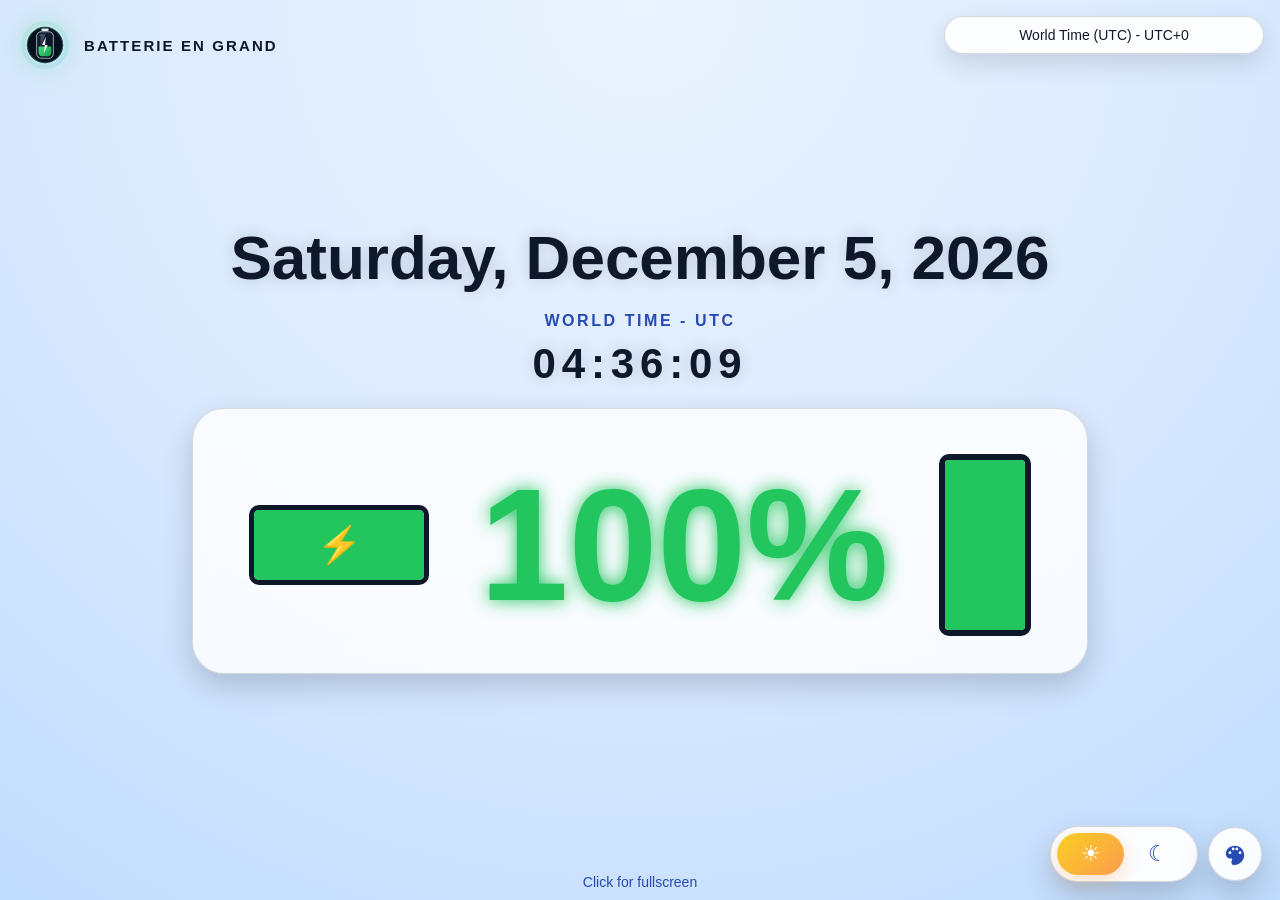
<file: index.html>
<!DOCTYPE html>
<html lang="fr">
<head>
  <meta charset="UTF-8">
  <meta name="viewport" content="width=device-width, initial-scale=1.0, viewport-fit=cover">
  <meta http-equiv="Content-Security-Policy" content="default-src 'self'; script-src 'self'; style-src 'self'; img-src 'self' data: https:; font-src 'self' data:; connect-src 'self' https://worldtimeapi.org; object-src 'none'; media-src 'none'; worker-src 'none'; child-src 'none'; frame-src 'none'; base-uri 'self'; form-action 'self'; upgrade-insecure-requests; block-all-mixed-content">
  <meta name="referrer" content="no-referrer">
  <meta name="description" content="Vous ne trouvez pas de site web qui peut afficher la date, l'heure, le pourcentage de batterie et entierement costumisable ? Alors cliquez sur ce lien !">
  <meta property="og:type" content="website">
  <meta property="og:site_name" content="Batterie en Grand">
  <meta property="og:title" content="Batterie en Grand">
  <meta property="og:description" content="Vous ne trouvez pas de site web qui peut afficher la date, l'heure, le pourcentage de batterie et entierement costumisable ? Alors cliquez sur ce lien !">
  <meta property="og:url" content="https://batterie-en-grand.netlify.app/">
  <meta property="og:image" content="https://batterie-en-grand.netlify.app/logo.svg">
  <meta property="og:image:alt" content="Icone Batterie en Grand">
  <meta name="twitter:card" content="summary">
  <meta name="twitter:title" content="Batterie en Grand">
  <meta name="twitter:description" content="Vous ne trouvez pas de site web qui peut afficher la date, l'heure, le pourcentage de batterie et entierement costumisable ? Alors cliquez sur ce lien !">
  <meta name="twitter:image" content="https://batterie-en-grand.netlify.app/logo.svg">
  <meta name="twitter:image:alt" content="Icone Batterie en Grand">
  <title>Batterie en Grand</title>
  <link rel="icon" type="image/svg+xml" href="favicon.svg">
  <link rel="shortcut icon" href="favicon.svg">
  <script src="theme-init.js"></script>
  <link rel="stylesheet" href="style.css">
</head>

<body>
  <div class="brand-mark" aria-label="Batterie en Grand">
    <img id="brandLogoImage" src="logo.svg" alt="Logo Batterie en Grand">
    <span id="brandLogoGlyph" class="brand-logo-glyph" aria-hidden="true"></span>
    <span id="brandLogoText">Batterie en Grand</span>
  </div>

  <div class="display-stage">
    <p id="clockDate" class="clock-date">--</p>
    <section class="clock-panel">
      <p id="clockLabel" class="clock-label">Heure actuelle</p>
      <div id="clockTime" class="clock-time">--:--:--</div>
    </section>

    <div class="container">
      <div class="battery-panel">
        <!-- Batterie gauche (charge) -->
        <div class="battery-left">
          <div id="leftFill" class="fill-left"></div>
          <div id="bolt" class="bolt">⚡</div>
        </div>

        <!-- Pourcentage -->
        <div id="percent" class="percent">--%</div>

        <!-- Batterie droite (niveau) -->
        <div class="battery-right">
          <div id="rightFill" class="fill-right"></div>
          <div id="rightBubbles" class="battery-bubbles" aria-hidden="true"></div>
        </div>
      </div>
    </div>
  </div>

  <div class="controls-panel">
    <div class="timezone-combobox">
      <button
        id="timezoneToggle"
        class="timezone-toggle"
        type="button"
        aria-expanded="false"
        aria-controls="timezoneDropdown"
      >
        <span id="timezoneSelectedLabel">Heure mondiale (UTC) - UTC+0</span>
      </button>

      <div id="timezoneDropdown" class="timezone-dropdown" aria-hidden="true">
        <label class="timezone-search-field">
          <span class="sr-only">Rechercher un fuseau horaire</span>
          <input
            id="timezoneSearchInput"
            class="timezone-search-input"
            type="search"
            placeholder="Rechercher un pays ou un UTC"
            aria-label="Rechercher un fuseau horaire"
            autocomplete="off"
            spellcheck="false"
          >
        </label>
        <div id="timezoneResults" class="timezone-results" role="listbox" aria-label="Fuseaux horaires"></div>
      </div>
    </div>
  </div>

  <div class="theme-controls">
    <div id="themeSwitch" class="theme-switch" role="group" aria-label="Choix du theme">
      <span class="theme-switch-thumb" aria-hidden="true"></span>
      <button
        id="themeLightButton"
        class="theme-option theme-option-light"
        type="button"
        aria-pressed="false"
        aria-label="Activer le mode clair"
      >
        <span class="theme-icon" aria-hidden="true">☀</span>
      </button>
      <button
        id="themeDarkButton"
        class="theme-option theme-option-dark"
        type="button"
        aria-pressed="false"
        aria-label="Activer le mode sombre"
      >
        <span class="theme-icon" aria-hidden="true">☾</span>
      </button>
    </div>

    <button
      id="paletteButton"
      class="palette-button"
      type="button"
      aria-expanded="false"
      aria-controls="palettePanel"
      aria-label="Ouvrir la palette de couleurs"
    >
      <span class="palette-icon" aria-hidden="true">
        <svg viewBox="0 0 24 24" focusable="false" aria-hidden="true">
          <path d="M12 3C6.48 3 2 6.92 2 11.75C2 14.61 4.24 17 7 17H8.09C8.59 17 9 17.41 9 17.91C9 18.13 8.93 18.35 8.8 18.53C8.28 19.23 8 20.03 8 20.88C8 22.6 9.4 24 11.12 24C17.13 24 22 19.13 22 13.12C22 7.53 17.52 3 12 3ZM6.5 12C5.67 12 5 11.33 5 10.5S5.67 9 6.5 9S8 9.67 8 10.5S7.33 12 6.5 12ZM10 8C9.17 8 8.5 7.33 8.5 6.5S9.17 5 10 5S11.5 5.67 11.5 6.5S10.83 8 10 8ZM14 8C13.17 8 12.5 7.33 12.5 6.5S13.17 5 14 5S15.5 5.67 15.5 6.5S14.83 8 14 8ZM17.5 12C16.67 12 16 11.33 16 10.5S16.67 9 17.5 9S19 9.67 19 10.5S18.33 12 17.5 12Z"/>
        </svg>
      </span>
    </button>
  </div>

  <div id="palettePanel" class="palette-panel" aria-hidden="true">
    <div class="palette-actions">
      <button id="undoButton" class="palette-action-button" type="button" aria-label="Annuler une modification">←</button>
      <button id="redoButton" class="palette-action-button" type="button" aria-label="Rétablir une modification">→</button>
      <button id="resetPaletteButton" class="palette-action-button palette-reset-button" type="button">Réinitialiser</button>
    </div>

    <div class="palette-section">
      <p class="palette-section-title">Langue</p>
      <label class="palette-field">
        <span>Langue du site</span>
        <select id="languageSelect" class="palette-select" aria-label="Choisir la langue du site">
          <option value="fr">Francais</option>
          <option value="en">English</option>
        </select>
      </label>
    </div>

    <div class="palette-section">
      <p class="palette-section-title">Fond</p>
      <label class="palette-field">
        <span>Page claire</span>
        <input id="backgroundLightInput" type="color" value="#dbeafe" aria-label="Choisir la couleur du fond clair">
      </label>
      <label class="palette-field">
        <span>Page sombre</span>
        <input id="backgroundDarkInput" type="color" value="#020617" aria-label="Choisir la couleur du fond sombre">
      </label>
      <label class="palette-field">
        <span>Panneau clair</span>
        <input id="panelLightInput" type="color" value="#ffffff" aria-label="Choisir la couleur claire du panneau principal">
      </label>
      <label class="palette-field">
        <span>Panneau sombre</span>
        <input id="panelDarkInput" type="color" value="#0f172a" aria-label="Choisir la couleur sombre du panneau principal">
      </label>
    </div>

    <div class="palette-section">
      <p class="palette-section-title">Menu UTC</p>
      <label class="palette-field">
        <span>Fond</span>
        <input id="timezoneMenuBackgroundInput" type="color" value="#ffffff" aria-label="Choisir la couleur de fond du menu UTC">
      </label>
      <label class="palette-field">
        <span>Texte</span>
        <input id="timezoneMenuTextInput" type="color" value="#0f172a" aria-label="Choisir la couleur du texte du menu UTC">
      </label>
      <label class="palette-field">
        <span>Survol</span>
        <input id="timezoneMenuHighlightInput" type="color" value="#dbeafe" aria-label="Choisir la couleur de survol du menu UTC">
      </label>
    </div>

    <div class="palette-section">
      <p class="palette-section-title">Heure</p>
      <label class="palette-field">
        <span>Couleur date</span>
        <input id="dateColorInput" type="color" value="#2563eb" aria-label="Choisir la couleur de la date">
      </label>
      <label class="palette-field">
        <span>Couleur libellé</span>
        <input id="clockLabelColorInput" type="color" value="#1d4ed8" aria-label="Choisir la couleur du libellé de l'heure">
      </label>
      <label class="palette-field">
        <span>Couleur heure</span>
        <input id="clockTimeColorInput" type="color" value="#0f172a" aria-label="Choisir la couleur de l'heure">
      </label>
      <label class="palette-field palette-field-time">
        <span>Date manuelle</span>
        <input id="manualDateInput" type="date" value="" aria-label="Modifier la date affichee">
      </label>
      <label class="palette-field palette-field-time">
        <span>Heure manuelle</span>
        <input id="manualTimeInput" type="time" value="" step="1" aria-label="Modifier l'heure affichée">
      </label>
    </div>

    <div class="palette-section">
      <p class="palette-section-title">Textes affichage</p>
      <label class="palette-field">
        <span>Logo texte</span>
        <input id="brandTextColorInput" type="color" value="#0f172a" aria-label="Choisir la couleur du texte du logo">
      </label>
      <label class="palette-field">
        <span>Logo icône</span>
        <input id="brandIconColorInput" type="color" value="#0f172a" aria-label="Choisir la couleur de l'icône du logo">
      </label>
      <label class="palette-field">
        <span>Pourcentage repos</span>
        <input id="percentColorInput" type="color" value="#0f172a" aria-label="Choisir la couleur du pourcentage au repos">
      </label>
      <label class="palette-field">
        <span>Pourcentage charge</span>
        <input id="percentChargingColorInput" type="color" value="#22c55e" aria-label="Choisir la couleur du pourcentage en charge">
      </label>
      <label class="palette-field palette-field-toggle">
        <span>Lier au niveau</span>
        <input id="percentLinkedToLevelInput" type="checkbox" aria-label="Lier la couleur du pourcentage au niveau de batterie">
      </label>
      <label class="palette-field palette-field-toggle">
        <span>Lier en charge</span>
        <input id="percentChargingLinkedToIndicatorInput" type="checkbox" aria-label="Lier la couleur du pourcentage en charge à l'indicateur de charge">
      </label>
    </div>

    <div class="palette-section">
      <p class="palette-section-title">Logo du haut</p>
      <label class="palette-field palette-field-text">
        <span>Texte</span>
        <input id="brandTextInput" type="text" value="Batterie en Grand" maxlength="80" aria-label="Modifier le texte du logo en haut">
      </label>
      <label class="palette-field palette-field-text">
        <span>Icône</span>
        <input id="brandIconInput" type="text" value="" maxlength="512" placeholder="Emoji, texte ou lien d'image" aria-label="Modifier l'icône du logo en haut avec un emoji, du texte ou un lien d'image">
      </label>
    </div>

    <div class="palette-section">
      <p class="palette-section-title">Batterie</p>
      <label class="palette-field">
        <span>Indicateur en charge</span>
        <input id="chargingActiveColorInput" type="color" value="#22c55e" aria-label="Choisir la couleur de l'indicateur quand la batterie charge">
      </label>
      <label class="palette-field">
        <span>Indicateur au repos</span>
        <input id="chargingIdleColorInput" type="color" value="#9ca3af" aria-label="Choisir la couleur de l'indicateur quand la batterie ne charge pas">
      </label>
      <label class="palette-field">
        <span>Texte de charge</span>
        <input id="chargingTextColorInput" type="color" value="#ffffff" aria-label="Choisir la couleur du texte de charge">
      </label>
      <label class="palette-field">
        <span>Contour batterie droite</span>
        <input id="batteryShellColorInput" type="color" value="#0f172a" aria-label="Choisir la couleur du contour de la batterie droite">
      </label>
      <label class="palette-field palette-field-text">
        <span>Texte/emoji/icône de charge</span>
        <input id="chargingIconInput" type="text" value="⚡" maxlength="80" aria-label="Modifier le texte, l'emoji ou l'icône de charge">
      </label>
      <label class="palette-field">
        <span>80% et +</span>
        <input id="levelHighColorInput" type="color" value="#22c55e" aria-label="Couleur pour 80 pourcent et plus">
      </label>
      <label class="palette-field">
        <span>50% et +</span>
        <input id="levelMediumColorInput" type="color" value="#facc15" aria-label="Couleur pour 50 pourcent et plus">
      </label>
      <label class="palette-field">
        <span>35% et +</span>
        <input id="levelWarningColorInput" type="color" value="#fb923c" aria-label="Couleur pour 35 pourcent et plus">
      </label>
      <label class="palette-field">
        <span id="levelLowColorLabel">15% et +</span>
        <input id="levelLowColorInput" type="color" value="#dc2626" aria-label="Couleur pour 15 pourcent et plus">
      </label>
      <label class="palette-field">
        <span id="levelCriticalColorLabel">Moins de 15%</span>
        <input id="levelCriticalColorInput" type="color" value="#7f1d1d" aria-label="Couleur critique de la batterie">
      </label>
      <label class="palette-field palette-field-number">
        <span>Seuil critique</span>
        <input id="criticalThresholdInput" type="number" value="15" min="1" max="99" placeholder="Vide pour desactiver" aria-label="Seuil critique en pourcentage, laisser vide pour desactiver">
      </label>
    </div>
  </div>

  <div id="warningOverlay" class="warning-overlay" aria-hidden="true"></div>

  <div class="hint-group">
    <button id="fullscreenHint" class="hint hint-button" type="button">Cliquer pour plein écran</button>
  </div>

  <script src="script.js"></script>
</body>
</html>
</file>
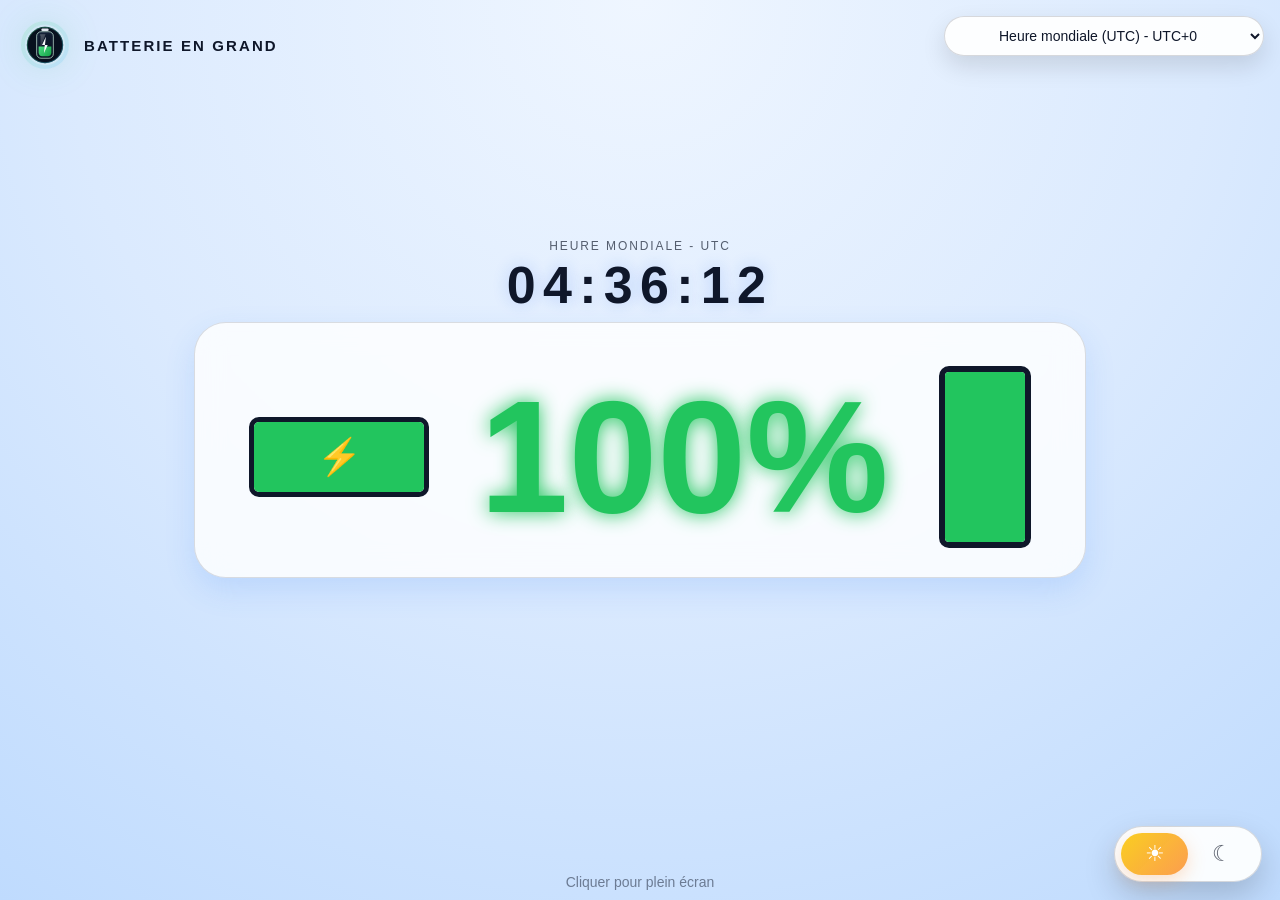
<file: Batterie-en-Gran/index.html>
<!DOCTYPE html>
<html lang="fr">
<head>
  <meta charset="UTF-8">
  <meta http-equiv="Content-Security-Policy" content="default-src 'self'; script-src 'self'; style-src 'self'; img-src 'self' data:; font-src 'self' data:; connect-src 'self' https://worldtimeapi.org; object-src 'none'; media-src 'none'; worker-src 'none'; child-src 'none'; frame-src 'none'; base-uri 'self'; form-action 'self'; upgrade-insecure-requests; block-all-mixed-content">
  <meta name="referrer" content="no-referrer">
  <title>Batterie en Grand</title>
  <link rel="icon" type="image/svg+xml" href="favicon.svg">
  <link rel="shortcut icon" href="favicon.svg">
  <script src="theme-init.js"></script>
  <link rel="stylesheet" href="style.css">
</head>

<body>
  <div class="brand-mark" aria-label="Batterie en Grand">
    <img src="logo.svg" alt="Logo Batterie en Grand">
    <span>Batterie en Grand</span>
  </div>

  <div class="container">
    <div class="battery-panel">
      <section class="clock-panel">
        <p id="clockLabel" class="clock-label">Heure actuelle</p>
        <div id="clockTime" class="clock-time">--:--:--</div>
      </section>

      <!-- Batterie gauche (charge) -->
      <div class="battery-left">
        <div id="leftFill" class="fill-left"></div>
        <div id="bolt" class="bolt">⚡</div>
      </div>

      <!-- Pourcentage -->
      <div id="percent" class="percent">--%</div>

      <!-- Batterie droite (niveau) -->
      <div class="battery-right">
        <div id="rightFill" class="fill-right"></div>
        <div id="rightBubbles" class="battery-bubbles" aria-hidden="true"></div>
      </div>
    </div>
  </div>

  <div class="controls-panel">
    <label class="timezone-picker">
      <select id="timezoneSelect" class="timezone-select"></select>
    </label>
  </div>

  <div id="themeSwitch" class="theme-switch" role="group" aria-label="Choix du theme">
    <span class="theme-switch-thumb" aria-hidden="true"></span>
    <button
      id="themeLightButton"
      class="theme-option theme-option-light"
      type="button"
      aria-pressed="false"
      aria-label="Activer le mode clair"
    >
      <span class="theme-icon" aria-hidden="true">☀</span>
    </button>
    <button
      id="themeDarkButton"
      class="theme-option theme-option-dark"
      type="button"
      aria-pressed="false"
      aria-label="Activer le mode sombre"
    >
      <span class="theme-icon" aria-hidden="true">☾</span>
    </button>
  </div>

  <div class="hint-group">
    <div id="fullscreenHint" class="hint">Cliquer pour plein écran</div>
  </div>

  <script src="script.js"></script>
</body>
</html>
</file>
<file: style.css>
html {
  background: #dbeafe;
}

html.theme-dark {
  background: #020617;
}

:root {
  color-scheme: light;
  --bg-main: radial-gradient(circle at top, #eff6ff, #dbeafe 52%, #bfdbfe 100%);
  --bg-solid: #dbeafe;
  --bg-start: #eff6ff;
  --bg-end: #bfdbfe;
  --text-main: #0f172a;
  --brand-icon: #0f172a;
  --date-color: #0f172a;
  --clock-label-color: #1d4ed8;
  --clock-time-color: #0f172a;
  --percent-color: #0f172a;
  --percent-charging-color: #22c55e;
  --charging-active: #22c55e;
  --charging-idle: #9ca3af;
  --charging-text-color: #ffffff;
  --brand-text: #0f172a;
  --text-muted: rgba(30, 64, 175, 0.95);
  --panel-bg: rgba(255, 255, 255, 0.82);
  --panel-border: rgba(15, 23, 42, 0.14);
  --panel-shadow: 0 12px 30px rgba(59, 130, 246, 0.16);
  --control-bg: rgba(255, 255, 255, 0.92);
  --control-border: rgba(15, 23, 42, 0.16);
  --control-text: #0f172a;
  --timezone-menu-bg: rgba(255, 255, 255, 0.92);
  --timezone-menu-text: #0f172a;
  --timezone-menu-highlight: #dbeafe;
  --battery-shell: #0f172a;
  --battery-inner: #f8fafc;
  --bubble-tint: rgba(15, 23, 42, 0.48);
  --clock-glow: 0 0 16px rgba(29, 78, 216, 0.3);
  --brand-shadow: drop-shadow(0 0 16px rgba(21, 128, 61, 0.34));
  --percent-shadow: 0 0 18px currentColor;
  --hint-color: rgba(30, 64, 175, 0.95);
  --accent-main: #38bdf8;
  --accent-soft: rgba(56, 189, 248, 0.24);
  --battery-critical: #7f1d1d;
  --battery-critical-glow: rgba(127, 29, 29, 0.9);
}

html.theme-dark {
  color-scheme: dark;
  --bg-main: radial-gradient(circle at top, #020617, #000000);
  --bg-solid: #020617;
  --bg-start: #020617;
  --bg-end: #000000;
  --text-main: #ffffff;
  --date-color: #ffffff;
  --brand-text: #ffffff;
  --text-muted: rgba(255, 255, 255, 0.6);
  --panel-bg: rgba(2, 6, 23, 0.28);
  --panel-border: rgba(255, 255, 255, 0.08);
  --panel-shadow: 0 12px 30px rgba(0, 0, 0, 0.25);
  --control-bg: rgba(15, 23, 42, 0.88);
  --control-border: rgba(255, 255, 255, 0.2);
  --control-text: #ffffff;
  --timezone-menu-bg: rgba(15, 23, 42, 0.88);
  --timezone-menu-text: #ffffff;
  --timezone-menu-highlight: rgba(59, 130, 246, 0.24);
  --battery-shell: #ffffff;
  --battery-inner: #020617;
  --bubble-tint: rgba(255, 255, 255, 0.5);
  --clock-glow: 0 0 16px rgba(96, 165, 250, 0.35);
  --brand-shadow: drop-shadow(0 0 18px rgba(34, 197, 94, 0.2));
  --percent-shadow: 0 0 20px currentColor;
  --hint-color: rgba(255, 255, 255, 0.5);
  --battery-critical: #7f1d1d;
  --battery-critical-glow: rgba(127, 29, 29, 0.9);
}

body {
  margin: 0;
  height: 100vh;
  background: var(--bg-main);
  display: flex;
  justify-content: center;
  align-items: center;
  font-family: "Segoe UI", Arial, sans-serif;
  color: var(--text-main);
  cursor: default;
  overflow: hidden;
  transition: background 0.35s ease, color 0.35s ease;
}

.sr-only {
  position: absolute;
  width: 1px;
  height: 1px;
  padding: 0;
  margin: -1px;
  overflow: hidden;
  clip: rect(0, 0, 0, 0);
  white-space: nowrap;
  border: 0;
}

body.fullscreen-idle {
  cursor: none;
}

.brand-mark {
  position: fixed;
  top: 18px;
  left: 18px;
  display: inline-flex;
  align-items: center;
  gap: 12px;
  color: var(--brand-text);
  text-decoration: none;
  z-index: 20;
}

.brand-mark img {
  width: 54px;
  height: 54px;
  display: block;
  object-fit: contain;
  filter: var(--brand-shadow);
}

.brand-logo-glyph {
  display: none;
  width: 54px;
  height: 54px;
  align-items: center;
  justify-content: center;
  font-size: 34px;
  line-height: 1;
  color: var(--brand-icon);
  overflow: hidden;
  text-align: center;
  white-space: nowrap;
}

.brand-mark.has-custom-icon img {
  display: none;
}

.brand-mark.has-custom-icon .brand-logo-glyph {
  display: inline-flex;
}

.brand-mark.has-custom-image img {
  display: block;
}

.brand-mark.has-custom-image .brand-logo-glyph {
  display: none;
}

#brandLogoText {
  font-size: 15px;
  font-weight: 700;
  letter-spacing: 0.14em;
  text-transform: uppercase;
}

.container {
  display: flex;
  align-items: center;
  justify-content: center;
  gap: 24px;
  flex-wrap: wrap;
  width: min(1200px, calc(100vw - 48px));
  margin: 0 auto;
}

.battery-panel {
  display: flex;
  align-items: center;
  align-content: center;
  justify-content: center;
  gap: 50px;
  flex-wrap: wrap;
  width: fit-content;
  max-width: min(100%, 980px);
  padding: 44px 56px 36px;
  border: 1px solid var(--panel-border);
  border-radius: 32px;
  background: var(--panel-bg);
  box-shadow: var(--panel-shadow);
  backdrop-filter: blur(14px);
  margin: 0 auto;
}

body.no-battery .battery-panel {
  min-height: 280px;
  padding: 34px 54px;
}

body.no-battery .clock-panel {
  position: static;
  transform: none;
  width: 100%;
  gap: 12px;
}

body.no-battery .clock-time {
  font-size: clamp(54px, 10vw, 110px);
}

body.no-battery .battery-left,
body.no-battery .battery-right,
body.no-battery .percent {
  display: none;
}

.percent {
  font-size: clamp(80px, 20vw, 160px);
  font-weight: bold;
  color: var(--percent-color);
  text-shadow: var(--percent-shadow);
  transition: color 0.4s ease;
}

.display-stage {
  display: flex;
  flex-direction: column;
  align-items: center;
  justify-content: center;
  gap: 22px;
  width: min(1200px, calc(100vw - 48px));
}

.percent.low-battery-alert {
  animation: batteryBlink 1s ease-in-out infinite;
}

@keyframes batteryBlink {
  0% {
    color: var(--battery-critical);
    text-shadow: 0 0 16px var(--battery-critical-glow);
  }
  50% {
    color: var(--battery-critical);
    text-shadow: 0 0 28px var(--battery-critical-glow);
  }
  100% {
    color: var(--battery-critical);
    text-shadow: 0 0 16px var(--battery-critical-glow);
  }
}

/* ===== Batterie gauche (horizontale) ===== */
.battery-left {
  width: 170px;
  height: 70px;
  border: 5px solid var(--battery-shell);
  border-radius: 10px;
  position: relative;
  overflow: hidden;
}

.battery-left::after {
  content: "";
  position: absolute;
  right: -16px;
  top: 20px;
  width: 12px;
  height: 30px;
  background: var(--battery-shell);
  border-radius: 3px;
}

.fill-left {
  height: 100%;
  width: 100%;
  background: var(--charging-idle);
  transition: background 0.4s ease;
}

.bolt {
  position: absolute;
  inset: 0;
  display: none;
  align-items: center;
  justify-content: center;
  font-size: 36px;
  color: var(--charging-text-color);
  overflow: hidden;
  padding: 0 12px;
  white-space: nowrap;
  text-align: center;
  animation: pulse 1s infinite;
}

@keyframes pulse {
  0% { transform: scale(1); opacity: 1; }
  50% { transform: scale(1.2); opacity: 0.6; }
  100% { transform: scale(1); opacity: 1; }
}

/* ===== Batterie droite (verticale) ===== */
.battery-right {
  width: 80px;
  height: 170px;
  border: 6px solid var(--battery-shell);
  border-radius: 10px;
  position: relative;
  overflow: hidden;
  background: var(--battery-inner);
  isolation: isolate;
}

.battery-right::after {
  content: "";
  position: absolute;
  top: -18px;
  left: 25%;
  width: 40%;
  height: 14px;
  background: var(--battery-shell);
  border-radius: 4px;
}

.fill-right {
  position: absolute;
  bottom: 0;
  left: 0;
  width: 100%;
  transition: height 0.6s ease, background 0.4s ease;
  z-index: 1;
}

.battery-bubbles {
  position: absolute;
  left: 0;
  right: 0;
  bottom: 0;
  height: 100%;
  overflow: hidden;
  pointer-events: none;
  z-index: 2;
  mask-image: linear-gradient(180deg, transparent 0%, black 18%, black 100%);
}

.battery-bubble {
  position: absolute;
  bottom: -18px;
  border-radius: 999px;
  background: var(--bubble-color, var(--bubble-tint));
  opacity: 0.88;
  filter: blur(0.4px);
  animation-name: bubbleRise;
  animation-timing-function: ease-in-out;
  animation-iteration-count: infinite;
}

.battery-bubble:nth-child(1) {
  left: 14%;
  width: 12px;
  height: 12px;
  animation-duration: 3.6s;
  animation-delay: 0.1s;
}

.battery-bubble:nth-child(2) {
  left: 34%;
  width: 9px;
  height: 9px;
  animation-duration: 3s;
  animation-delay: 1.2s;
}

.battery-bubble:nth-child(3) {
  left: 54%;
  width: 14px;
  height: 14px;
  animation-duration: 4.2s;
  animation-delay: 0.7s;
}

.battery-bubble:nth-child(4) {
  left: 72%;
  width: 10px;
  height: 10px;
  animation-duration: 3.4s;
  animation-delay: 1.7s;
}

.battery-bubble:nth-child(5) {
  left: 24%;
  width: 7px;
  height: 7px;
  animation-duration: 2.8s;
  animation-delay: 2.1s;
}

.battery-bubble:nth-child(6) {
  left: 62%;
  width: 8px;
  height: 8px;
  animation-duration: 3.1s;
  animation-delay: 2.5s;
}

@keyframes bubbleRise {
  0% {
    transform: translateY(0) scale(0.7);
    opacity: 0;
  }
  20% {
    opacity: 0.9;
  }
  100% {
    transform: translateY(-182px) scale(1.2);
    opacity: 0;
  }
}


.clock-panel {
  display: flex;
  flex-direction: column;
  align-items: center;
  gap: 12px;
  width: min(560px, calc(100vw - 40px));
}

.clock-date {
  margin: 0;
  font-size: clamp(42px, 5.4vw, 62px);
  font-weight: 700;
  color: var(--date-color);
  text-align: center;
  text-shadow: var(--clock-glow);
  line-height: 1.04;
}

.clock-label {
  margin: 0;
  text-transform: uppercase;
  letter-spacing: 0.16em;
  font-size: clamp(13px, 1.3vw, 16px);
  font-weight: 600;
  color: var(--clock-label-color);
  text-align: center;
  order: 1;
}

.clock-time {
  font-size: clamp(30px, 3.8vw, 42px);
  font-weight: 700;
  letter-spacing: 0.14em;
  line-height: 1.05;
  color: var(--clock-time-color);
  text-shadow: var(--clock-glow);
  order: 2;
}

.controls-panel {
  position: fixed;
  top: 16px;
  right: 16px;
  display: flex;
  flex-direction: column;
  align-items: flex-end;
  gap: 10px;
  width: min(320px, calc(100vw - 32px));
  z-index: 20;
  opacity: 1;
  pointer-events: auto;
  transition: opacity 0.2s ease;
}

:fullscreen .controls-panel {
  top: 28px;
  right: 28px;
  opacity: 0;
  pointer-events: none;
}

:-webkit-full-screen .controls-panel {
  top: 28px;
  right: 28px;
  opacity: 0;
  pointer-events: none;
}

:fullscreen .brand-mark,
:-webkit-full-screen .brand-mark {
  opacity: 0;
  pointer-events: none;
}

.timezone-combobox,
.timezone-picker {
  width: 100%;
}

.timezone-search-field {
  width: 100%;
}

.timezone-toggle,
.timezone-search-input,
.timezone-select {
  width: 100%;
  padding: 10px 14px;
  border: 1px solid var(--control-border);
  border-radius: 999px;
  background: var(--timezone-menu-bg);
  color: var(--timezone-menu-text);
  font-size: 14px;
  text-align: center;
  outline: none;
  box-shadow: 0 10px 24px rgba(0, 0, 0, 0.12);
  box-sizing: border-box;
}

.timezone-toggle {
  cursor: pointer;
}

.timezone-dropdown {
  display: none;
  margin-top: 8px;
  padding: 10px;
  border: 1px solid var(--control-border);
  border-radius: 20px;
  background: var(--timezone-menu-bg);
  box-shadow: 0 18px 42px rgba(0, 0, 0, 0.22);
}

.timezone-dropdown.is-open {
  display: grid;
  gap: 8px;
}

.timezone-results {
  display: grid;
  gap: 6px;
  max-height: 260px;
  overflow: auto;
}

.timezone-result {
  width: 100%;
  padding: 10px 12px;
  border: 1px solid var(--control-border);
  border-radius: 14px;
  background: transparent;
  color: var(--timezone-menu-text);
  text-align: left;
  cursor: pointer;
}

.timezone-result:hover,
.timezone-result.is-active {
  background: var(--timezone-menu-highlight);
}

.timezone-empty {
  padding: 10px 12px;
  color: var(--timezone-menu-text);
  opacity: 0.7;
}

.timezone-search-input:focus,
.timezone-toggle:focus,
.timezone-select:focus {
  border-color: var(--accent-main);
}

.theme-controls {
  position: fixed;
  right: 18px;
  bottom: 18px;
  display: flex;
  align-items: center;
  gap: 10px;
  z-index: 20;
  transition: opacity 0.2s ease;
}

.palette-button,
.theme-switch {
  position: relative;
  display: grid;
  align-items: center;
  padding: 6px;
  border: 1px solid var(--control-border);
  border-radius: 999px;
  background: var(--control-bg);
  box-shadow: 0 14px 32px rgba(0, 0, 0, 0.18);
  box-sizing: border-box;
  isolation: isolate;
}

.palette-button {
  width: 54px;
  height: 54px;
  place-items: center;
  color: var(--text-muted);
  cursor: pointer;
  transition: transform 0.22s ease, box-shadow 0.22s ease, border-color 0.22s ease;
}

.palette-button:hover {
  transform: translateY(-1px);
}

.palette-button[aria-expanded="true"] {
  color: var(--control-text);
  border-color: var(--control-border);
  box-shadow: 0 14px 32px rgba(0, 0, 0, 0.18);
}

.palette-icon {
  width: 22px;
  height: 22px;
  display: inline-flex;
  align-items: center;
  justify-content: center;
}

.palette-icon svg {
  width: 22px;
  height: 22px;
  display: block;
  fill: currentColor;
}

.theme-switch {
  grid-template-columns: 1fr 1fr;
  width: 148px;
}

.theme-switch-thumb {
  position: absolute;
  top: 6px;
  left: 6px;
  width: calc(50% - 6px);
  height: calc(100% - 12px);
  border-radius: 999px;
  background: linear-gradient(135deg, rgba(250, 204, 21, 0.95), rgba(251, 146, 60, 0.9));
  box-shadow: 0 6px 18px rgba(251, 146, 60, 0.28);
  transition: transform 0.28s ease, background 0.28s ease, box-shadow 0.28s ease;
  z-index: -1;
}

html.theme-dark .theme-switch-thumb {
  transform: translateX(100%);
  background: linear-gradient(135deg, rgba(59, 130, 246, 0.9), rgba(15, 23, 42, 0.95));
  box-shadow: 0 6px 18px rgba(59, 130, 246, 0.3);
}

.theme-option {
  position: relative;
  z-index: 1;
  border: 0;
  background: transparent;
  color: var(--text-muted);
  height: 42px;
  border-radius: 999px;
  cursor: pointer;
  font-size: 22px;
  display: inline-flex;
  align-items: center;
  justify-content: center;
  transition: color 0.22s ease, transform 0.22s ease;
}

.theme-option:hover {
  transform: translateY(-1px);
}

.theme-option[aria-pressed="true"] {
  color: #ffffff;
}

.theme-option:focus-visible {
  outline: 2px solid var(--accent-main);
  outline-offset: 2px;
}

:fullscreen .theme-controls,
:-webkit-full-screen .theme-controls {
  opacity: 0;
  pointer-events: none;
}

.palette-panel {
  position: fixed;
  right: 18px;
  bottom: 84px;
  display: grid;
  gap: 10px;
  min-width: 280px;
  max-height: min(78vh, 720px);
  overflow: auto;
  padding: 14px;
  border: 1px solid var(--control-border);
  border-radius: 20px;
  background: var(--control-bg);
  box-shadow: 0 18px 42px rgba(0, 0, 0, 0.22);
  backdrop-filter: blur(18px);
  box-sizing: border-box;
  z-index: 20;
  opacity: 0;
  pointer-events: none;
  transform: translateY(10px) scale(0.98);
  transition: opacity 0.2s ease, transform 0.2s ease;
}

.palette-panel.is-open {
  opacity: 1;
  pointer-events: auto;
  transform: translateY(0) scale(1);
}

.palette-actions {
  display: grid;
  grid-template-columns: 44px 44px 1fr;
  gap: 8px;
}

.palette-action-button {
  min-height: 40px;
  border: 1px solid var(--control-border);
  border-radius: 999px;
  background: var(--control-bg);
  color: var(--control-text);
  cursor: pointer;
  font-size: 16px;
  font-weight: 700;
}

.palette-action-button:disabled {
  opacity: 0.45;
  cursor: default;
}

.palette-reset-button {
  padding: 0 14px;
  font-size: 13px;
}

.palette-section {
  display: grid;
  gap: 10px;
  padding-top: 8px;
  border-top: 1px solid var(--panel-border);
}

.palette-section-title {
  margin: 0;
  font-size: 12px;
  font-weight: 800;
  letter-spacing: 0.12em;
  text-transform: uppercase;
  color: var(--control-text);
  opacity: 0.74;
}

.palette-field {
  display: flex;
  align-items: center;
  justify-content: space-between;
  gap: 12px;
  color: var(--control-text);
  font-size: 14px;
  font-weight: 600;
}

.palette-field.is-disabled {
  opacity: 0.48;
}

.palette-field-text,
.palette-field-number {
  align-items: center;
}

.palette-field-toggle {
  align-items: center;
}

.palette-field-toggle input[type="checkbox"] {
  width: 22px;
  height: 22px;
  accent-color: var(--accent-main);
}

.palette-field input[type="color"] {
  width: 42px;
  height: 42px;
  padding: 0;
  border: 1px solid var(--control-border);
  border-radius: 50%;
  background: transparent;
  cursor: pointer;
  appearance: none;
  -webkit-appearance: none;
  overflow: hidden;
}

.palette-field input[type="color"]::-webkit-color-swatch-wrapper {
  padding: 0;
}

.palette-field input[type="color"]::-webkit-color-swatch {
  border: none;
  border-radius: 50%;
}

.palette-field input[type="color"]::-moz-color-swatch {
  border: none;
  border-radius: 50%;
}

.palette-field input[type="text"],
.palette-field input[type="number"],
.palette-field input[type="time"],
.palette-field input[type="date"],
.palette-select {
  width: 150px;
  padding: 9px 12px;
  border: 1px solid var(--control-border);
  border-radius: 999px;
  background: var(--control-bg);
  color: var(--control-text);
  font-size: 13px;
  box-sizing: border-box;
}

.palette-select {
  appearance: none;
  -webkit-appearance: none;
  cursor: pointer;
  text-align: center;
}

.palette-field-reset {
  width: 100%;
  min-height: 34px;
  margin-top: -4px;
  border: 1px solid var(--control-border);
  border-radius: 999px;
  background: transparent;
  color: var(--control-text);
  cursor: pointer;
  font-size: 12px;
  font-weight: 700;
}

.palette-field-reset.is-hidden {
  display: none;
}

.hint-button {
  border: 0;
  background: transparent;
  cursor: pointer;
  padding: 0;
}

.warning-overlay {
  position: fixed;
  inset: 0;
  z-index: 50;
  pointer-events: none;
}

.warning-chip {
  position: absolute;
  padding: 12px 18px;
  border: 2px solid rgba(255, 255, 255, 0.5);
  border-radius: 999px;
  background: rgba(127, 29, 29, 0.86);
  color: #ffffff;
  font-size: clamp(16px, 2vw, 28px);
  font-weight: 800;
  letter-spacing: 0.14em;
  text-transform: uppercase;
  box-shadow: 0 0 24px rgba(127, 29, 29, 0.48);
  animation: warningFloat 2.6s ease forwards;
}

@keyframes warningFloat {
  0% {
    opacity: 0;
    transform: translateY(18px) scale(0.92);
  }
  15% {
    opacity: 1;
  }
  100% {
    opacity: 0;
    transform: translateY(-22px) scale(1.04);
  }
}

.hint-group {
  position: fixed;
  bottom: 10px;
  left: 50%;
  transform: translateX(-50%);
  display: flex;
  flex-direction: column;
  align-items: center;
  gap: 4px;
  z-index: 40;
}

.hint {
  color: var(--hint-color);
  font-size: 14px;
}

body.device-tablet {
  min-height: 100vh;
  padding: 28px 0 120px;
  overflow: auto;
  align-items: flex-start;
}

body.device-tablet .container {
  width: min(1000px, calc(100vw - 36px));
}

body.device-tablet .battery-panel {
  gap: 34px;
  padding: 44px 34px 30px;
}

body.device-tablet .clock-panel {
  width: min(560px, calc(100vw - 56px));
}

body.device-tablet .controls-panel {
  top: 18px;
  right: 18px;
  width: min(320px, calc(100vw - 36px));
}

body.device-tablet .theme-controls {
  right: 18px;
  bottom: 18px;
}

body.device-tablet .palette-panel {
  right: 18px;
}

body.no-battery.device-tablet .battery-panel {
  min-height: 300px;
}

body.device-mobile {
  min-height: 100vh;
  padding: 18px 0 132px;
  overflow: auto;
  align-items: flex-start;
}

body.device-mobile .brand-mark {
  top: 12px;
  left: 12px;
  gap: 10px;
}

body.device-mobile .brand-mark img {
  width: 42px;
  height: 42px;
}

body.device-mobile .brand-logo-glyph {
  width: 42px;
  height: 42px;
  font-size: 26px;
}

body.device-mobile #brandLogoText {
  max-width: 180px;
  font-size: 11px;
  letter-spacing: 0.09em;
}

body.device-mobile .container {
  width: calc(100vw - 20px);
}

body.device-mobile .battery-panel {
  width: 100%;
  gap: 22px;
  padding: 34px 18px 22px;
  border-radius: 26px;
}

body.device-mobile .clock-panel {
  width: 100%;
}

body.device-mobile .clock-label {
  font-size: 11px;
  letter-spacing: 0.13em;
}

body.device-mobile .clock-time {
  font-size: clamp(26px, 8vw, 36px);
}

body.device-mobile .clock-date {
  font-size: clamp(34px, 10vw, 46px);
}

body.device-mobile .battery-left {
  width: min(190px, 56vw);
  height: 66px;
}

body.device-mobile .battery-right {
  width: 72px;
  height: 152px;
}

body.device-mobile .percent {
  font-size: clamp(72px, 24vw, 112px);
}

body.device-mobile .controls-panel {
  top: 12px;
  right: 12px;
  width: min(220px, calc(100vw - 24px));
}

body.device-mobile .timezone-select {
  padding: 10px 12px;
  font-size: 13px;
}

body.device-mobile .timezone-toggle,
body.device-mobile .timezone-search-input {
  padding: 10px 12px;
  font-size: 13px;
}

body.device-mobile .theme-controls {
  right: 12px;
  bottom: 14px;
}

body.device-mobile .theme-switch {
  width: 132px;
}

body.device-mobile .palette-button {
  width: 50px;
  height: 50px;
}

body.device-mobile .palette-panel {
  right: 12px;
  bottom: 74px;
  min-width: 250px;
}

body.device-mobile .hint-group {
  bottom: 86px;
  width: calc(100vw - 24px);
}

body.device-mobile .hint {
  text-align: center;
  font-size: 13px;
}

body.no-battery.device-mobile .battery-panel {
  min-height: 220px;
  padding: 28px 18px;
}

body.no-battery.device-mobile .clock-time {
  font-size: clamp(34px, 12vw, 54px);
}

@media (max-width: 900px) {
  body {
    height: auto;
    min-height: 100vh;
    padding: 24px 0 90px;
    overflow: auto;
  }

  .brand-mark {
    top: 12px;
    left: 12px;
    gap: 10px;
  }

  .brand-mark img {
    width: 46px;
    height: 46px;
  }

  #brandLogoText {
    font-size: 12px;
    letter-spacing: 0.1em;
  }

  .container,
  .battery-panel {
    gap: 28px;
  }

  .battery-panel {
    margin-top: 24px;
    padding: 36px 28px 20px;
  }

  .timezone-select {
    width: 100%;
  }

  .controls-panel {
    top: 12px;
    right: 12px;
    width: min(280px, calc(100vw - 24px));
  }

  :fullscreen .controls-panel {
    top: 20px;
    right: 12px;
  }

  :-webkit-full-screen .controls-panel {
    top: 20px;
    right: 12px;
  }

  .theme-controls {
    right: 12px;
    bottom: 12px;
  }

  .theme-switch {
    width: 136px;
  }

  .palette-panel {
    right: 12px;
  }
}
</file>
<file: Batterie-en-Gran/style.css>
html {
  background: #dbeafe;
}

html.theme-dark {
  background: #020617;
}

:root {
  color-scheme: light;
  --bg-main: radial-gradient(circle at top, #eff6ff, #dbeafe 52%, #bfdbfe 100%);
  --text-main: #0f172a;
  --text-muted: rgba(15, 23, 42, 0.68);
  --panel-bg: rgba(255, 255, 255, 0.82);
  --panel-border: rgba(15, 23, 42, 0.14);
  --panel-shadow: 0 12px 30px rgba(59, 130, 246, 0.16);
  --control-bg: rgba(255, 255, 255, 0.92);
  --control-border: rgba(15, 23, 42, 0.16);
  --control-text: #0f172a;
  --battery-shell: #0f172a;
  --battery-inner: #f8fafc;
  --clock-glow: 0 0 16px rgba(37, 99, 235, 0.22);
}

html.theme-dark {
  color-scheme: dark;
  --bg-main: radial-gradient(circle at top, #020617, #000000);
  --text-main: #ffffff;
  --text-muted: rgba(255, 255, 255, 0.6);
  --panel-bg: rgba(2, 6, 23, 0.28);
  --panel-border: rgba(255, 255, 255, 0.08);
  --panel-shadow: 0 12px 30px rgba(0, 0, 0, 0.25);
  --control-bg: rgba(15, 23, 42, 0.88);
  --control-border: rgba(255, 255, 255, 0.2);
  --control-text: #ffffff;
  --battery-shell: #ffffff;
  --battery-inner: #020617;
  --clock-glow: 0 0 16px rgba(96, 165, 250, 0.35);
}

body {
  margin: 0;
  height: 100vh;
  background: var(--bg-main);
  display: flex;
  justify-content: center;
  align-items: center;
  font-family: "Segoe UI", Arial, sans-serif;
  color: var(--text-main);
  cursor: pointer;
  overflow: hidden;
  transition: background 0.35s ease, color 0.35s ease;
}

body.fullscreen-idle {
  cursor: none;
}

.brand-mark {
  position: fixed;
  top: 18px;
  left: 18px;
  display: inline-flex;
  align-items: center;
  gap: 12px;
  color: var(--text-main);
  text-decoration: none;
  z-index: 20;
}

.brand-mark img {
  width: 54px;
  height: 54px;
  display: block;
  filter: drop-shadow(0 0 18px rgba(34, 197, 94, 0.2));
}

.brand-mark span {
  font-size: 15px;
  font-weight: 700;
  letter-spacing: 0.14em;
  text-transform: uppercase;
}

.container {
  display: flex;
  align-items: center;
  justify-content: center;
  gap: 24px;
  flex-wrap: wrap;
  width: min(1200px, calc(100vw - 48px));
}

.battery-panel {
  display: flex;
  align-items: center;
  align-content: flex-start;
  justify-content: center;
  gap: 50px;
  flex-wrap: wrap;
  position: relative;
  padding: 42px 54px 28px;
  border: 1px solid var(--panel-border);
  border-radius: 32px;
  background: var(--panel-bg);
  box-shadow: var(--panel-shadow);
  backdrop-filter: blur(14px);
}

.percent {
  font-size: clamp(80px, 20vw, 160px);
  font-weight: bold;
  text-shadow: 0 0 20px currentColor;
  transition: color 0.4s ease;
}

.percent.low-battery-alert {
  animation: batteryBlink 1s ease-in-out infinite;
}

@keyframes batteryBlink {
  0% {
    color: #7f1d1d;
    text-shadow: 0 0 16px rgba(127, 29, 29, 0.7);
  }
  50% {
    color: #ef4444;
    text-shadow: 0 0 28px rgba(239, 68, 68, 0.95);
  }
  100% {
    color: #7f1d1d;
    text-shadow: 0 0 16px rgba(127, 29, 29, 0.7);
  }
}

/* ===== Batterie gauche (horizontale) ===== */
.battery-left {
  width: 170px;
  height: 70px;
  border: 5px solid var(--battery-shell);
  border-radius: 10px;
  position: relative;
  overflow: hidden;
}

.battery-left::after {
  content: "";
  position: absolute;
  right: -16px;
  top: 20px;
  width: 12px;
  height: 30px;
  background: var(--battery-shell);
  border-radius: 3px;
}

.fill-left {
  height: 100%;
  width: 100%;
  transition: background 0.4s ease;
}

.bolt {
  position: absolute;
  inset: 0;
  display: none;
  align-items: center;
  justify-content: center;
  font-size: 36px;
  animation: pulse 1s infinite;
}

@keyframes pulse {
  0% { transform: scale(1); opacity: 1; }
  50% { transform: scale(1.2); opacity: 0.6; }
  100% { transform: scale(1); opacity: 1; }
}

/* ===== Batterie droite (verticale) ===== */
.battery-right {
  width: 80px;
  height: 170px;
  border: 6px solid var(--battery-shell);
  border-radius: 10px;
  position: relative;
  overflow: hidden;
  background: var(--battery-inner);
  isolation: isolate;
}

.battery-right::after {
  content: "";
  position: absolute;
  top: -18px;
  left: 25%;
  width: 40%;
  height: 14px;
  background: var(--battery-shell);
  border-radius: 4px;
}

.fill-right {
  position: absolute;
  bottom: 0;
  left: 0;
  width: 100%;
  transition: height 0.6s ease, background 0.4s ease;
  z-index: 1;
}

.battery-bubbles {
  position: absolute;
  left: 0;
  right: 0;
  bottom: 0;
  height: 100%;
  overflow: hidden;
  pointer-events: none;
  z-index: 2;
  mask-image: linear-gradient(180deg, transparent 0%, black 18%, black 100%);
}

.battery-bubble {
  position: absolute;
  bottom: -18px;
  border-radius: 999px;
  background: var(--bubble-color, rgba(255, 255, 255, 0.5));
  opacity: 0.88;
  filter: blur(0.4px);
  animation-name: bubbleRise;
  animation-timing-function: ease-in-out;
  animation-iteration-count: infinite;
}

.battery-bubble:nth-child(1) {
  left: 14%;
  width: 12px;
  height: 12px;
  animation-duration: 3.6s;
  animation-delay: 0.1s;
}

.battery-bubble:nth-child(2) {
  left: 34%;
  width: 9px;
  height: 9px;
  animation-duration: 3s;
  animation-delay: 1.2s;
}

.battery-bubble:nth-child(3) {
  left: 54%;
  width: 14px;
  height: 14px;
  animation-duration: 4.2s;
  animation-delay: 0.7s;
}

.battery-bubble:nth-child(4) {
  left: 72%;
  width: 10px;
  height: 10px;
  animation-duration: 3.4s;
  animation-delay: 1.7s;
}

.battery-bubble:nth-child(5) {
  left: 24%;
  width: 7px;
  height: 7px;
  animation-duration: 2.8s;
  animation-delay: 2.1s;
}

.battery-bubble:nth-child(6) {
  left: 62%;
  width: 8px;
  height: 8px;
  animation-duration: 3.1s;
  animation-delay: 2.5s;
}

@keyframes bubbleRise {
  0% {
    transform: translateY(0) scale(0.7);
    opacity: 0;
  }
  20% {
    opacity: 0.9;
  }
  100% {
    transform: translateY(-182px) scale(1.2);
    opacity: 0;
  }
}


.clock-panel {
  position: absolute;
  top: -84px;
  left: 50%;
  transform: translateX(-50%);
  display: flex;
  flex-direction: column;
  align-items: center;
  gap: 6px;
  width: min(420px, calc(100vw - 40px));
}

.clock-label {
  margin: 0;
  text-transform: uppercase;
  letter-spacing: 0.16em;
  font-size: 12px;
  color: var(--text-muted);
  text-align: center;
}

.clock-time {
  font-size: clamp(36px, 5vw, 52px);
  font-weight: 700;
  letter-spacing: 0.14em;
  line-height: 1;
  text-shadow: var(--clock-glow);
}

.controls-panel {
  position: fixed;
  top: 16px;
  right: 16px;
  display: flex;
  flex-direction: column;
  align-items: flex-end;
  gap: 10px;
  width: min(320px, calc(100vw - 32px));
  z-index: 20;
  opacity: 1;
  pointer-events: auto;
  transition: opacity 0.2s ease;
}

:fullscreen .controls-panel {
  top: 28px;
  right: 28px;
  opacity: 0;
  pointer-events: none;
}

:-webkit-full-screen .controls-panel {
  top: 28px;
  right: 28px;
  opacity: 0;
  pointer-events: none;
}

:fullscreen .brand-mark,
:-webkit-full-screen .brand-mark {
  opacity: 0;
  pointer-events: none;
}

.timezone-picker {
  width: 100%;
}

.timezone-select {
  width: 100%;
  padding: 10px 14px;
  border: 1px solid var(--control-border);
  border-radius: 999px;
  background: var(--control-bg);
  color: var(--control-text);
  font-size: 14px;
  text-align: center;
  outline: none;
  box-shadow: 0 10px 24px rgba(0, 0, 0, 0.12);
  box-sizing: border-box;
}

.timezone-select:focus {
  border-color: rgba(96, 165, 250, 0.9);
}

.theme-switch {
  position: fixed;
  right: 18px;
  bottom: 18px;
  display: grid;
  grid-template-columns: 1fr 1fr;
  align-items: center;
  width: 148px;
  padding: 6px;
  border: 1px solid var(--control-border);
  border-radius: 999px;
  background: var(--control-bg);
  box-shadow: 0 14px 32px rgba(0, 0, 0, 0.18);
  box-sizing: border-box;
  isolation: isolate;
  z-index: 20;
  transition: opacity 0.2s ease;
}

.theme-switch-thumb {
  position: absolute;
  top: 6px;
  left: 6px;
  width: calc(50% - 6px);
  height: calc(100% - 12px);
  border-radius: 999px;
  background: linear-gradient(135deg, rgba(250, 204, 21, 0.95), rgba(251, 146, 60, 0.9));
  box-shadow: 0 6px 18px rgba(251, 146, 60, 0.28);
  transition: transform 0.28s ease, background 0.28s ease, box-shadow 0.28s ease;
  z-index: -1;
}

html.theme-dark .theme-switch-thumb {
  transform: translateX(100%);
  background: linear-gradient(135deg, rgba(59, 130, 246, 0.9), rgba(15, 23, 42, 0.95));
  box-shadow: 0 6px 18px rgba(59, 130, 246, 0.3);
}

.theme-option {
  position: relative;
  z-index: 1;
  border: 0;
  background: transparent;
  color: var(--text-muted);
  height: 42px;
  border-radius: 999px;
  cursor: pointer;
  font-size: 22px;
  display: inline-flex;
  align-items: center;
  justify-content: center;
  transition: color 0.22s ease, transform 0.22s ease;
}

.theme-option:hover {
  transform: translateY(-1px);
}

.theme-option[aria-pressed="true"] {
  color: #ffffff;
}

.theme-option:focus-visible {
  outline: 2px solid rgba(96, 165, 250, 0.9);
  outline-offset: 2px;
}

:fullscreen .theme-switch,
:-webkit-full-screen .theme-switch {
  opacity: 0;
  pointer-events: none;
}

.hint-group {
  position: fixed;
  bottom: 10px;
  display: flex;
  flex-direction: column;
  align-items: center;
  gap: 4px;
}

.hint {
  opacity: 0.5;
  font-size: 14px;
}

@media (max-width: 900px) {
  body {
    height: auto;
    min-height: 100vh;
    padding: 24px 0 90px;
    overflow: auto;
  }

  .brand-mark {
    top: 12px;
    left: 12px;
    gap: 10px;
  }

  .brand-mark img {
    width: 46px;
    height: 46px;
  }

  .brand-mark span {
    font-size: 12px;
    letter-spacing: 0.1em;
  }

  .container,
  .battery-panel {
    gap: 28px;
  }

  .battery-panel {
    margin-top: 24px;
    padding: 36px 28px 20px;
  }

  .timezone-select {
    width: 100%;
  }

  .controls-panel {
    top: 12px;
    right: 12px;
    width: min(280px, calc(100vw - 24px));
  }

  :fullscreen .controls-panel {
    top: 20px;
    right: 12px;
  }

  :-webkit-full-screen .controls-panel {
    top: 20px;
    right: 12px;
  }

  .theme-switch {
    right: 12px;
    bottom: 12px;
    width: 136px;
  }
}
</file>
